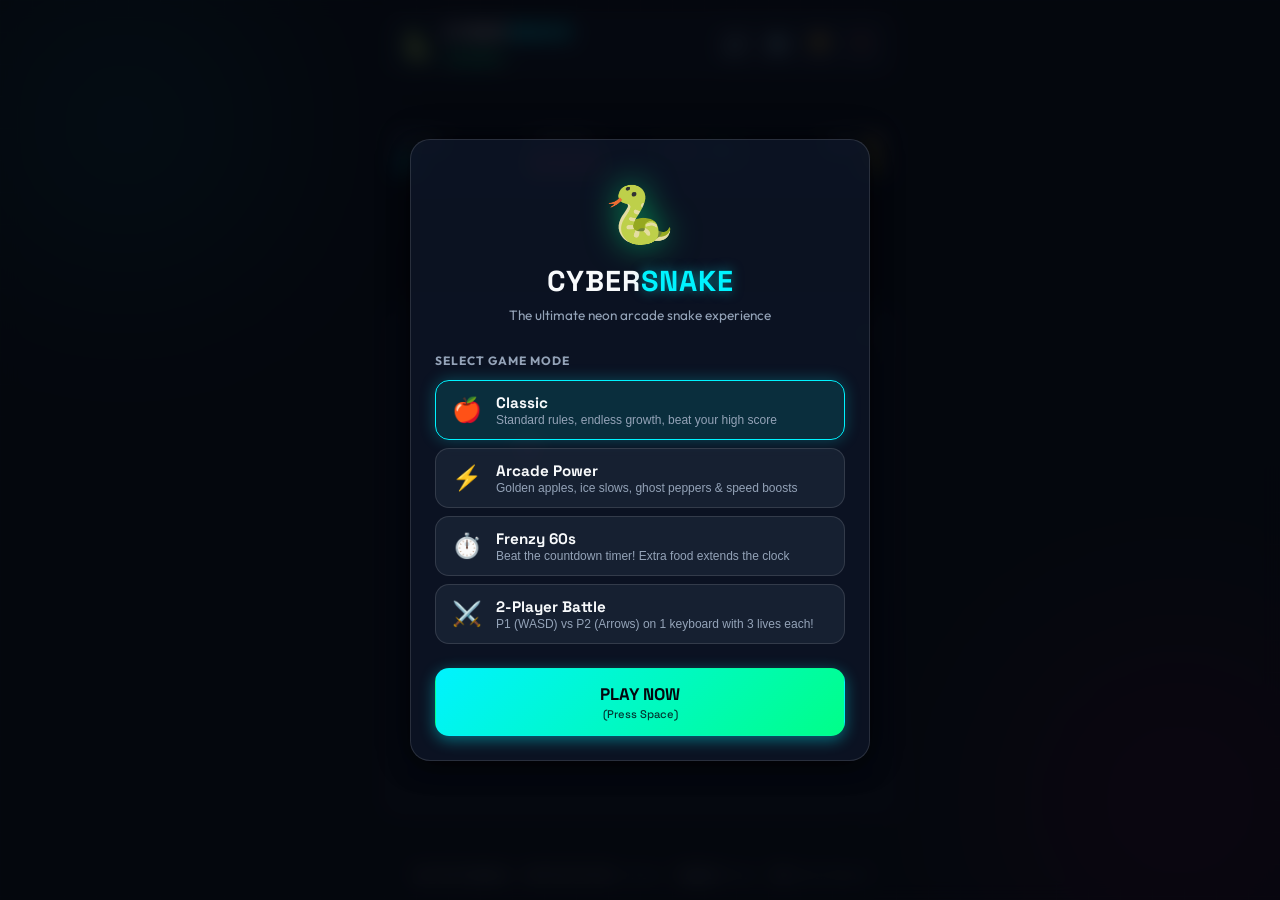
<file: index.html>
<!DOCTYPE html>
<html lang="en">
<head>
  <meta charset="UTF-8">
  <meta name="viewport" content="width=device-width, initial-scale=1.0, user-scalable=no, maximum-scale=1.0">
  <title>Cyber Snake | Next-Gen Arcade</title>
  <!-- Google Fonts: Outfit, Space Grotesk, Press Start 2P -->
  <link rel="preconnect" href="https://fonts.googleapis.com">
  <link rel="preconnect" href="https://fonts.gstatic.com" crossorigin>
  <link href="https://fonts.googleapis.com/css2?family=Outfit:wght@400;500;600;700;800&family=Press+Start+2P&family=Space+Grotesk:wght@500;700&display=swap" rel="stylesheet">
  <link rel="stylesheet" href="styles.css">
</head>
<body class="theme-neon">
  <!-- Background Glow & Grid Canvas Elements -->
  <div class="bg-effects">
    <div class="bg-gradient-orb orb-1"></div>
    <div class="bg-gradient-orb orb-2"></div>
    <div class="bg-grid-overlay"></div>
  </div>

  <div id="app" class="game-container">
    <!-- Top Header / Navigation Bar -->
    <header class="app-header glass-card">
      <div class="brand">
        <div class="brand-icon">🐍</div>
        <div class="brand-text">
          <h1>CYBER<span class="highlight">SNAKE</span></h1>
          <span class="game-mode-tag" id="current-mode-tag">CLASSIC</span>
        </div>
      </div>

      <!-- Quick Action Controls -->
      <div class="header-actions">
        <button id="btn-sound-toggle" class="icon-btn" title="Toggle Sound (M)" aria-label="Toggle Sound">
          <span class="icon" id="sound-icon">🔊</span>
        </button>
        <button id="btn-open-settings" class="icon-btn" title="Settings" aria-label="Settings">
          <span class="icon">⚙️</span>
        </button>
        <button id="btn-open-achievements" class="icon-btn" title="Achievements" aria-label="Achievements">
          <span class="icon">🏆</span>
        </button>
        <button id="btn-open-help" class="icon-btn" title="How to Play" aria-label="How to Play">
          <span class="icon">❓</span>
        </button>
      </div>
    </header>

    <!-- Game HUD: Score, High Score, Combo Meter -->
    <!-- Game HUD: Single Player Mode -->
    <section class="game-hud glass-card" id="single-player-hud">
      <div class="hud-item score-box">
        <span class="hud-label">SCORE</span>
        <span class="hud-value score-val" id="score-display">0</span>
      </div>

      <!-- Snake Revives / Lives Remaining -->
      <div class="hud-item lives-box" id="lives-container" title="Snake Revives Remaining">
        <span class="hud-label">REVIVES</span>
        <div class="lives-hearts" id="lives-hearts">
          <span class="heart active" data-index="1">❤️</span>
          <span class="heart active" data-index="2">❤️</span>
          <span class="heart active" data-index="3">❤️</span>
        </div>
      </div>

      <!-- Center Combo Multiplier -->
      <div class="hud-item combo-box" id="combo-container">
        <div class="combo-info">
          <span class="combo-label">COMBO</span>
          <span class="combo-multiplier" id="combo-multiplier">1.0x</span>
        </div>
        <div class="combo-meter-bar">
          <div class="combo-meter-fill" id="combo-meter-fill" style="width: 0%;"></div>
        </div>
      </div>

      <div class="hud-item highscore-box">
        <span class="hud-label">BEST <span class="crown">👑</span></span>
        <span class="hud-value highscore-val" id="highscore-display">0</span>
      </div>
    </section>

    <!-- Game HUD: 2-Player Multiplayer Mode -->
    <section class="game-hud glass-card multi-hud hidden" id="multiplayer-hud">
      <!-- Player 1 (Cyan/WASD) -->
      <div class="hud-player-box p1-hud">
        <div class="player-tag p1-tag">P1 (WASD)</div>
        <div class="p-score-row">
          <span class="p-score" id="p1-score-display">0</span>
          <div class="lives-hearts small" id="p1-lives-hearts">
            <span class="heart active">❤️</span>
            <span class="heart active">❤️</span>
            <span class="heart active">❤️</span>
          </div>
        </div>
      </div>

      <!-- VS Center Badge -->
      <div class="hud-vs-badge">VS</div>

      <!-- Player 2 (Magenta/Arrows) -->
      <div class="hud-player-box p2-hud">
        <div class="player-tag p2-tag">P2 (ARROWS)</div>
        <div class="p-score-row">
          <div class="lives-hearts small" id="p2-lives-hearts">
            <span class="heart active">❤️</span>
            <span class="heart active">❤️</span>
            <span class="heart active">❤️</span>
          </div>
          <span class="p-score" id="p2-score-display">0</span>
        </div>
      </div>
    </section>

    <!-- Active Power-up Status Pills Row -->
    <div class="powerup-status-bar" id="powerup-status-bar">
      <!-- Dynamically filled with active powerup pills -->
    </div>

    <!-- Main Game Board Canvas Container -->
    <main class="canvas-wrapper glass-card" id="canvas-wrapper">
      <canvas id="game-canvas"></canvas>

      <!-- Overlay: Countdown / Ready -->
      <div id="countdown-overlay" class="overlay-screen hidden">
        <div class="countdown-number" id="countdown-text">3</div>
      </div>

      <!-- Floating In-game Pause Button for touch users -->
      <button id="btn-quick-pause" class="quick-pause-btn" aria-label="Pause Game">
        <span>⏸</span>
      </button>
    </main>

    <!-- Mobile Virtual Controls / D-Pad (Auto-hidden on desktop if disabled) -->
    <section class="touch-controls" id="touch-controls">
      <div class="dpad-container">
        <button class="dpad-btn dpad-up" id="dpad-up" aria-label="Up">▲</button>
        <div class="dpad-middle-row">
          <button class="dpad-btn dpad-left" id="dpad-left" aria-label="Left">◀</button>
          <div class="dpad-center"></div>
          <button class="dpad-btn dpad-right" id="dpad-right" aria-label="Right">▶</button>
        </div>
        <button class="dpad-btn dpad-down" id="dpad-down" aria-label="Down">▼</button>
      </div>
      <div class="touch-actions">
        <button class="touch-action-btn" id="touch-btn-pause">⏸ PAUSE</button>
        <button class="touch-action-btn" id="touch-btn-restart">🔄 RESTART</button>
      </div>
    </section>

    <!-- Bottom Keyboard Shortcut Hint -->
    <footer class="game-footer">
      <div class="keyboard-hints" id="keyboard-hints">
        <span><kbd>▲</kbd><kbd>▼</kbd><kbd>◀</kbd><kbd>▶</kbd> or <kbd>W</kbd><kbd>A</kbd><kbd>S</kbd><kbd>D</kbd> to Move</span>
        <span class="divider">•</span>
        <span><kbd>Space</kbd> Pause</span>
        <span class="divider">•</span>
        <span><kbd>R</kbd> Quick Restart</span>
      </div>
    </footer>
  </div>

  <!-- ==================== MODALS & OVERLAYS ==================== -->

  <!-- 1. Start / Mode Select Modal -->
  <div id="modal-start" class="modal-backdrop active">
    <div class="modal-card glass-modal">
      <div class="modal-hero">
        <div class="snake-mascot-glow">🐍</div>
        <h2 class="hero-title">CYBER<span class="highlight">SNAKE</span></h2>
        <p class="hero-subtitle">The ultimate neon arcade snake experience</p>
      </div>

      <div class="mode-selection-section">
        <h3>SELECT GAME MODE</h3>
        <div class="mode-grid">
          <button class="mode-card active" data-mode="classic">
            <div class="mode-icon">🍎</div>
            <div class="mode-details">
              <span class="mode-name">Classic</span>
              <span class="mode-desc">Standard rules, endless growth, beat your high score</span>
            </div>
          </button>

          <button class="mode-card" data-mode="arcade">
            <div class="mode-icon">⚡</div>
            <div class="mode-details">
              <span class="mode-name">Arcade Power</span>
              <span class="mode-desc">Golden apples, ice slows, ghost peppers & speed boosts</span>
            </div>
          </button>

          <button class="mode-card" data-mode="frenzy">
            <div class="mode-icon">⏱️</div>
            <div class="mode-details">
              <span class="mode-name">Frenzy 60s</span>
              <span class="mode-desc">Beat the countdown timer! Extra food extends the clock</span>
            </div>
          </button>

          <button class="mode-card" data-mode="multiplayer">
            <div class="mode-icon">⚔️</div>
            <div class="mode-details">
              <span class="mode-name">2-Player Battle</span>
              <span class="mode-desc">P1 (WASD) vs P2 (Arrows) on 1 keyboard with 3 lives each!</span>
            </div>
          </button>
        </div>
      </div>

      <div class="modal-actions">
        <button id="btn-start-game" class="btn btn-primary btn-large">
          <span>PLAY NOW</span>
          <span class="btn-subtext">(Press Space)</span>
        </button>
      </div>
    </div>
  </div>

  <!-- 2. Pause Modal -->
  <div id="modal-pause" class="modal-backdrop">
    <div class="modal-card glass-modal compact">
      <div class="modal-header">
        <h2>GAME PAUSED</h2>
      </div>
      <div class="modal-body-stats">
        <div class="stat-pill">
          <span class="stat-lbl">CURRENT SCORE</span>
          <span class="stat-val" id="pause-score">0</span>
        </div>
        <div class="stat-pill">
          <span class="stat-lbl">SNAKE LENGTH</span>
          <span class="stat-val" id="pause-length">3</span>
        </div>
      </div>
      <div class="modal-actions vertical">
        <button id="btn-resume-game" class="btn btn-primary">RESUME (Space)</button>
        <button id="btn-restart-game" class="btn btn-secondary">RESTART (R)</button>
        <button id="btn-pause-to-menu" class="btn btn-tertiary">MAIN MENU</button>
      </div>
    </div>
  </div>

  <!-- 3. Game Over Modal -->
  <div id="modal-gameover" class="modal-backdrop">
    <div class="modal-card glass-modal">
      <div class="gameover-banner" id="gameover-title-banner">
        <div class="skull-icon" id="gameover-icon">💥</div>
        <h2 id="gameover-heading">GAME OVER</h2>
        <div class="new-highscore-badge hidden" id="new-highscore-badge">
          🎉 NEW HIGH SCORE! 🎉
        </div>
      </div>

      <div class="score-showcase">
        <div class="final-score-box">
          <span class="showcase-label">FINAL SCORE</span>
          <span class="showcase-value" id="gameover-score">0</span>
        </div>
      </div>

      <div class="gameover-stats-grid">
        <div class="stat-card">
          <span class="stat-icon">🍎</span>
          <span class="stat-num" id="stat-apples">0</span>
          <span class="stat-name">Food Eaten</span>
        </div>
        <div class="stat-card">
          <span class="stat-icon">🔥</span>
          <span class="stat-num" id="stat-maxcombo">1.0x</span>
          <span class="stat-name">Max Combo</span>
        </div>
        <div class="stat-card">
          <span class="stat-icon">📏</span>
          <span class="stat-num" id="stat-length">3</span>
          <span class="stat-name">Peak Length</span>
        </div>
        <div class="stat-card">
          <span class="stat-icon">⏳</span>
          <span class="stat-num" id="stat-time">0:00</span>
          <span class="stat-name">Time Survived</span>
        </div>
      </div>

      <div class="modal-actions">
        <button id="btn-play-again" class="btn btn-primary btn-large">
          <span>PLAY AGAIN</span>
          <span class="btn-subtext">(Space or Enter)</span>
        </button>
        <button id="btn-gameover-menu" class="btn btn-secondary">MAIN MENU</button>
      </div>
    </div>
  </div>

  <!-- 4. Settings Modal -->
  <div id="modal-settings" class="modal-backdrop">
    <div class="modal-card glass-modal">
      <div class="modal-header with-close">
        <h2>SETTINGS</h2>
        <button class="close-modal-btn" data-close="modal-settings" aria-label="Close">✕</button>
      </div>

      <div class="settings-list">
        <!-- Visual Theme Selection -->
        <div class="setting-group">
          <label class="setting-label">VISUAL THEME</label>
          <div class="theme-options-grid">
            <button class="theme-btn active" data-theme="theme-neon">
              <span class="theme-swatch neon"></span>
              <span class="theme-name">Cyber Neon</span>
            </button>
            <button class="theme-btn" data-theme="theme-sunset">
              <span class="theme-swatch sunset"></span>
              <span class="theme-name">Sunset Glow</span>
            </button>
            <button class="theme-btn" data-theme="theme-emerald">
              <span class="theme-swatch emerald"></span>
              <span class="theme-name">Emerald Zen</span>
            </button>
            <button class="theme-btn" data-theme="theme-midnight">
              <span class="theme-swatch midnight"></span>
              <span class="theme-name">Midnight Dark</span>
            </button>
            <button class="theme-btn" data-theme="theme-retro">
              <span class="theme-swatch retro"></span>
              <span class="theme-name">8-Bit Retro</span>
            </button>
          </div>
        </div>

        <!-- Snake Speed Preset -->
        <div class="setting-group">
          <label class="setting-label">GAME SPEED</label>
          <div class="segmented-control">
            <button class="seg-btn" data-speed="casual">Casual</button>
            <button class="seg-btn active" data-speed="normal">Normal</button>
            <button class="seg-btn" data-speed="fast">Fast</button>
            <button class="seg-btn" data-speed="insane">Insane</button>
          </div>
        </div>

        <!-- Grid Size Preset -->
        <div class="setting-group">
          <label class="setting-label">GRID SIZE</label>
          <div class="segmented-control">
            <button class="grid-btn" data-grid="15">Compact (15x15)</button>
            <button class="grid-btn active" data-grid="20">Standard (20x20)</button>
            <button class="grid-btn" data-grid="25">Expansive (25x25)</button>
          </div>
        </div>

        <!-- Toggles: Walls, Sound, Particles, D-pad -->
        <div class="setting-toggles-grid">
          <div class="toggle-row">
            <div class="toggle-info">
              <span class="toggle-title">Wall Collisions</span>
              <span class="toggle-desc">Pass-through wrap walls when OFF</span>
            </div>
            <label class="switch">
              <input type="checkbox" id="toggle-walls" checked>
              <span class="slider"></span>
            </label>
          </div>

          <div class="toggle-row">
            <div class="toggle-info">
              <span class="toggle-title">Sound Effects</span>
              <span class="toggle-desc">Synthesized audio & feedback</span>
            </div>
            <label class="switch">
              <input type="checkbox" id="toggle-sound" checked>
              <span class="slider"></span>
            </label>
          </div>

          <div class="toggle-row">
            <div class="toggle-info">
              <span class="toggle-title">Particle Explosions</span>
              <span class="toggle-desc">Food burst & floating text juice</span>
            </div>
            <label class="switch">
              <input type="checkbox" id="toggle-particles" checked>
              <span class="slider"></span>
            </label>
          </div>

          <div class="toggle-row">
            <div class="toggle-info">
              <span class="toggle-title">Screen Shake</span>
              <span class="toggle-desc">Impact reaction on crash/combos</span>
            </div>
            <label class="switch">
              <input type="checkbox" id="toggle-shake" checked>
              <span class="slider"></span>
            </label>
          </div>

          <div class="toggle-row">
            <div class="toggle-info">
              <span class="toggle-title">On-Screen D-Pad</span>
              <span class="toggle-desc">Virtual touch buttons display</span>
            </div>
            <label class="switch">
              <input type="checkbox" id="toggle-dpad">
              <span class="slider"></span>
            </label>
          </div>
        </div>
      </div>

      <div class="modal-footer">
        <button class="btn btn-secondary" id="btn-reset-data">Reset High Scores</button>
        <button class="btn btn-primary" data-close="modal-settings">Done</button>
      </div>
    </div>
  </div>

  <!-- 5. Achievements Modal -->
  <div id="modal-achievements" class="modal-backdrop">
    <div class="modal-card glass-modal">
      <div class="modal-header with-close">
        <h2>ACHIEVEMENTS</h2>
        <button class="close-modal-btn" data-close="modal-achievements" aria-label="Close">✕</button>
      </div>

      <div class="achievements-summary">
        <span class="summary-text" id="achievements-unlocked-count">0 / 8 Unlocked</span>
        <div class="progress-bar-container">
          <div class="progress-bar-fill" id="achievements-progress-fill" style="width: 0%;"></div>
        </div>
      </div>

      <div class="achievements-list" id="achievements-list-container">
        <!-- Rendered dynamically by UI script -->
      </div>
    </div>
  </div>

  <!-- 6. How to Play / Guide Modal -->
  <div id="modal-help" class="modal-backdrop">
    <div class="modal-card glass-modal">
      <div class="modal-header with-close">
        <h2>HOW TO PLAY</h2>
        <button class="close-modal-btn" data-close="modal-help" aria-label="Close">✕</button>
      </div>

      <div class="guide-content">
        <div class="guide-section">
          <h3>🎮 CONTROLS</h3>
          <ul class="guide-list">
            <li><strong>Single Player:</strong> Use <kbd>Arrow Keys</kbd> or <kbd>W A S D</kbd> to steer.</li>
            <li><strong>2-Player Battle (1 Keyboard):</strong>
              <div style="margin: 4px 0 2px 10px;">
                <span style="color:#00f3ff">● <strong>Player 1 (Cyan Snake):</strong></span> <kbd>W</kbd> <kbd>A</kbd> <kbd>S</kbd> <kbd>D</kbd><br>
                <span style="color:#ff007f">● <strong>Player 2 (Magenta Snake):</strong></span> <kbd>▲</kbd> <kbd>▼</kbd> <kbd>◀</kbd> <kbd>▶</kbd> (Arrow Keys)
              </div>
            </li>
            <li><strong>Mobile:</strong> Swipe anywhere on screen or use the On-Screen D-Pad.</li>
            <li><strong>Shortcuts:</strong> <kbd>Space</kbd> to Pause/Resume, <kbd>R</kbd> for instant restart, <kbd>M</kbd> to Mute sound.</li>
          </ul>
        </div>

        <div class="guide-section">
          <h3>⚡ POWER-UPS (Arcade Mode)</h3>
          <div class="powerup-guide-grid">
            <div class="p-guide-item">
              <span class="p-icon">🍎</span>
              <div>
                <strong>Regular Apple</strong>
                <p>+10 Pts, grows snake length by 1.</p>
              </div>
            </div>
            <div class="p-guide-item">
              <span class="p-icon">⭐</span>
              <div>
                <strong>Golden Apple</strong>
                <p>+50 Pts, temporary double points & glow!</p>
              </div>
            </div>
            <div class="p-guide-item">
              <span class="p-icon">🧊</span>
              <div>
                <strong>Ice Berry</strong>
                <p>Slows game speed by 40% for precision turns.</p>
              </div>
            </div>
            <div class="p-guide-item">
              <span class="p-icon">🌶️</span>
              <div>
                <strong>Ghost Pepper</strong>
                <p>Allows passing through your own tail & walls!</p>
              </div>
            </div>
            <div class="p-guide-item">
              <span class="p-icon">💎</span>
              <div>
                <strong>Star Multiplier</strong>
                <p>Instantly maxes out combo multiplier for 8s.</p>
              </div>
            </div>
          </div>
        </div>

        <div class="guide-section">
          <h3>🔥 COMBO SYSTEM</h3>
          <p>Eat consecutive fruits quickly before the combo meter drains to build up to a <strong>4.0x score multiplier</strong>!</p>
        </div>
      </div>

      <div class="modal-footer">
        <button class="btn btn-primary" data-close="modal-help">Got it!</button>
      </div>
    </div>
  </div>

  <!-- Toast Notification Container for Achievements & Alerts -->
  <div id="toast-container" class="toast-container"></div>

  <!-- Game Scripts -->
  <script src="js/audio.js"></script>
  <script src="js/particles.js"></script>
  <script src="js/game.js"></script>
  <script src="js/ui.js"></script>
  <script src="js/main.js"></script>
</body>
</html>
</file>
<file: styles.css>
/* ==========================================================================
   CYBER SNAKE - MODERN DESIGN SYSTEM & STYLESHEET
   ========================================================================== */

/* -------------------- 1. CSS VARIABLES & THEMES -------------------- */
:root {
  /* Default: Cyber Neon Theme */
  --bg-primary: #080c14;
  --bg-secondary: #0f172a;
  --bg-glass: rgba(15, 23, 42, 0.75);
  --bg-glass-card: rgba(30, 41, 59, 0.65);
  --border-glass: rgba(255, 255, 255, 0.12);
  --border-focus: #00f3ff;
  
  --color-primary: #00f3ff;
  --color-primary-rgb: 0, 243, 255;
  --color-secondary: #ff007f;
  --color-accent: #00ff88;
  --color-accent-rgb: 0, 255, 136;
  --color-warning: #ffd000;
  --color-danger: #ff3366;
  
  --text-main: #f8fafc;
  --text-muted: #94a3b8;
  --text-dim: #64748b;
  
  /* Canvas Theme Colors */
  --canvas-bg: #0b1120;
  --canvas-grid: rgba(255, 255, 255, 0.04);
  --canvas-wall: #1e293b;
  --snake-head: #00ff88;
  --snake-body: #00f3ff;
  --snake-tail: #0284c7;
  --snake-glow: rgba(0, 255, 136, 0.5);
  --food-color: #ff3366;
  --food-glow: rgba(255, 51, 102, 0.6);

  /* Elevation & Shadows */
  --shadow-sm: 0 4px 6px -1px rgba(0, 0, 0, 0.3);
  --shadow-md: 0 10px 25px -5px rgba(0, 0, 0, 0.5);
  --shadow-glow: 0 0 25px rgba(var(--color-primary-rgb), 0.35);
  
  --radius-sm: 8px;
  --radius-md: 14px;
  --radius-lg: 20px;
  --radius-full: 9999px;

  --font-main: 'Outfit', -apple-system, BlinkMacSystemFont, sans-serif;
  --font-display: 'Space Grotesk', var(--font-main);
  --font-arcade: 'Press Start 2P', monospace;

  --transition-fast: 0.15s ease;
  --transition-normal: 0.25s cubic-bezier(0.4, 0, 0.2, 1);
  --transition-bounce: 0.4s cubic-bezier(0.34, 1.56, 0.64, 1);
}

/* Theme 2: Sunset Vaporwave */
body.theme-sunset {
  --bg-primary: #12072b;
  --bg-secondary: #220d48;
  --bg-glass: rgba(34, 13, 72, 0.8);
  --bg-glass-card: rgba(56, 21, 110, 0.6);
  --border-glass: rgba(255, 118, 68, 0.2);
  --border-focus: #ff7644;
  --color-primary: #ff7644;
  --color-primary-rgb: 255, 118, 68;
  --color-secondary: #f92672;
  --color-accent: #ffd166;
  --color-accent-rgb: 255, 209, 102;
  --canvas-bg: #1a0a3a;
  --canvas-grid: rgba(255, 118, 68, 0.05);
  --canvas-wall: #38156e;
  --snake-head: #ffd166;
  --snake-body: #ff7644;
  --snake-tail: #f92672;
  --snake-glow: rgba(255, 118, 68, 0.6);
  --food-color: #00f3ff;
  --food-glow: rgba(0, 243, 255, 0.6);
}

/* Theme 3: Emerald Zen */
body.theme-emerald {
  --bg-primary: #061814;
  --bg-secondary: #0c2b24;
  --bg-glass: rgba(12, 43, 36, 0.8);
  --bg-glass-card: rgba(18, 68, 56, 0.65);
  --border-glass: rgba(16, 185, 129, 0.2);
  --border-focus: #10b981;
  --color-primary: #10b981;
  --color-primary-rgb: 16, 185, 129;
  --color-secondary: #06b6d4;
  --color-accent: #a7f3d0;
  --color-accent-rgb: 167, 243, 208;
  --canvas-bg: #09201b;
  --canvas-grid: rgba(16, 185, 129, 0.06);
  --canvas-wall: #134e42;
  --snake-head: #34d399;
  --snake-body: #10b981;
  --snake-tail: #059669;
  --snake-glow: rgba(16, 185, 129, 0.6);
  --food-color: #fbbf24;
  --food-glow: rgba(251, 191, 36, 0.6);
}

/* Theme 4: Midnight Dark Obsidian */
body.theme-midnight {
  --bg-primary: #05070a;
  --bg-secondary: #0d1117;
  --bg-glass: rgba(13, 17, 23, 0.85);
  --bg-glass-card: rgba(22, 27, 34, 0.75);
  --border-glass: rgba(255, 255, 255, 0.1);
  --border-focus: #58a6ff;
  --color-primary: #58a6ff;
  --color-primary-rgb: 88, 166, 255;
  --color-secondary: #bc8cff;
  --color-accent: #7ee787;
  --color-accent-rgb: 126, 231, 135;
  --canvas-bg: #090d12;
  --canvas-grid: rgba(255, 255, 255, 0.03);
  --canvas-wall: #21262d;
  --snake-head: #7ee787;
  --snake-body: #58a6ff;
  --snake-tail: #1f6feb;
  --snake-glow: rgba(88, 166, 255, 0.5);
  --food-color: #ff7b72;
  --food-glow: rgba(255, 123, 114, 0.6);
}

/* Theme 5: 8-Bit Retro Game Boy */
body.theme-retro {
  --bg-primary: #8bac0f;
  --bg-secondary: #9bbc0f;
  --bg-glass: #9bbc0f;
  --bg-glass-card: #8bac0f;
  --border-glass: #306230;
  --border-focus: #0f380f;
  --color-primary: #0f380f;
  --color-primary-rgb: 15, 56, 15;
  --color-secondary: #306230;
  --color-accent: #0f380f;
  --color-accent-rgb: 15, 56, 15;
  --text-main: #0f380f;
  --text-muted: #306230;
  --text-dim: #306230;
  --canvas-bg: #9bbc0f;
  --canvas-grid: rgba(48, 98, 48, 0.15);
  --canvas-wall: #306230;
  --snake-head: #0f380f;
  --snake-body: #306230;
  --snake-tail: #306230;
  --snake-glow: transparent;
  --food-color: #0f380f;
  --food-glow: transparent;
  font-family: var(--font-arcade);
}

/* -------------------- 2. GLOBAL RESET & BASE -------------------- */
* {
  margin: 0;
  padding: 0;
  box-sizing: border-box;
  user-select: none;
  -webkit-user-select: none;
  -webkit-tap-highlight-color: transparent;
}

html, body {
  width: 100%;
  height: 100%;
  overflow: hidden;
  background-color: var(--bg-primary);
  color: var(--text-main);
  font-family: var(--font-main);
  line-height: 1.5;
  transition: background-color var(--transition-normal), color var(--transition-normal);
}

/* Background Animated Gradient Orbs */
.bg-effects {
  position: fixed;
  inset: 0;
  pointer-events: none;
  overflow: hidden;
  z-index: 0;
}

.bg-gradient-orb {
  position: absolute;
  border-radius: 50%;
  filter: blur(90px);
  opacity: 0.25;
  animation: floatOrb 12s infinite alternate ease-in-out;
}

.orb-1 {
  width: 450px;
  height: 450px;
  background: radial-gradient(circle, var(--color-primary), transparent 70%);
  top: -100px;
  left: -100px;
}

.orb-2 {
  width: 500px;
  height: 500px;
  background: radial-gradient(circle, var(--color-secondary), transparent 70%);
  bottom: -150px;
  right: -150px;
  animation-duration: 16s;
  animation-delay: -5s;
}

.bg-grid-overlay {
  position: absolute;
  inset: 0;
  background-size: 32px 32px;
  background-image: 
    linear-gradient(to right, rgba(255, 255, 255, 0.02) 1px, transparent 1px),
    linear-gradient(to bottom, rgba(255, 255, 255, 0.02) 1px, transparent 1px);
}

@keyframes floatOrb {
  0% { transform: translate(0, 0) scale(1); }
  100% { transform: translate(60px, 40px) scale(1.15); }
}

/* -------------------- 3. LAYOUT & CONTAINER -------------------- */
.game-container {
  position: relative;
  z-index: 1;
  max-width: 540px;
  height: 100%;
  margin: 0 auto;
  padding: 12px 16px;
  display: flex;
  flex-direction: column;
  justify-content: space-between;
  gap: 10px;
}

/* Glassmorphism Card Utility */
.glass-card {
  background: var(--bg-glass);
  backdrop-filter: blur(16px);
  -webkit-backdrop-filter: blur(16px);
  border: 1px solid var(--border-glass);
  border-radius: var(--radius-md);
  box-shadow: var(--shadow-sm);
  transition: all var(--transition-normal);
}

/* -------------------- 4. HEADER & ACTIONS -------------------- */
.app-header {
  padding: 8px 14px;
  display: flex;
  align-items: center;
  justify-content: space-between;
}

.brand {
  display: flex;
  align-items: center;
  gap: 10px;
}

.brand-icon {
  font-size: 1.6rem;
  filter: drop-shadow(0 0 8px var(--snake-glow));
}

.brand-text h1 {
  font-family: var(--font-display);
  font-size: 1.25rem;
  font-weight: 800;
  letter-spacing: 0.5px;
  line-height: 1.1;
}

.highlight {
  color: var(--color-primary);
  text-shadow: 0 0 12px rgba(var(--color-primary-rgb), 0.5);
}

.game-mode-tag {
  display: inline-block;
  font-size: 0.65rem;
  font-weight: 700;
  letter-spacing: 1px;
  color: var(--color-accent);
  background: rgba(var(--color-accent-rgb), 0.12);
  padding: 2px 6px;
  border-radius: var(--radius-sm);
  border: 1px solid rgba(var(--color-accent-rgb), 0.3);
}

.header-actions {
  display: flex;
  gap: 6px;
}

.icon-btn {
  background: var(--bg-glass-card);
  border: 1px solid var(--border-glass);
  color: var(--text-main);
  width: 36px;
  height: 36px;
  border-radius: var(--radius-sm);
  display: flex;
  align-items: center;
  justify-content: center;
  font-size: 1.05rem;
  cursor: pointer;
  transition: all var(--transition-fast);
}

.icon-btn:hover {
  background: rgba(255, 255, 255, 0.12);
  border-color: var(--color-primary);
  transform: translateY(-1px);
  box-shadow: 0 0 10px rgba(var(--color-primary-rgb), 0.3);
}

.icon-btn:active {
  transform: translateY(1px) scale(0.96);
}

/* -------------------- 5. GAME HUD & COMBO -------------------- */
.game-hud {
  padding: 8px 12px;
  display: grid;
  grid-template-columns: 0.9fr 0.9fr 1.2fr 0.9fr;
  align-items: center;
  gap: 6px;
}

.hud-item {
  display: flex;
  flex-direction: column;
}

.score-box {
  align-items: flex-start;
}

.lives-box {
  align-items: center;
}

.lives-hearts {
  display: flex;
  gap: 3px;
  margin-top: 2px;
}

.heart {
  font-size: 1.05rem;
  transition: transform var(--transition-bounce), filter var(--transition-fast), opacity var(--transition-fast);
  filter: drop-shadow(0 0 6px rgba(255, 51, 102, 0.6));
  display: inline-block;
}

.heart.lost {
  opacity: 0.25;
  filter: grayscale(1);
  transform: scale(0.85);
}

.heart.pop {
  animation: heartBreak 0.4s cubic-bezier(0.175, 0.885, 0.32, 1.275);
}

@keyframes heartBreak {
  0% { transform: scale(1.4); }
  50% { transform: scale(0.7) rotate(15deg); }
  100% { transform: scale(0.85); }
}

.highscore-box {
  align-items: flex-end;
}

.hud-label {
  font-size: 0.7rem;
  font-weight: 700;
  color: var(--text-muted);
  letter-spacing: 0.8px;
  display: flex;
  align-items: center;
  gap: 3px;
}

.crown {
  font-size: 0.75rem;
}

.hud-value {
  font-family: var(--font-display);
  font-size: 1.45rem;
  font-weight: 800;
  line-height: 1.1;
  color: var(--text-main);
}

.score-val {
  color: var(--color-primary);
  text-shadow: 0 0 10px rgba(var(--color-primary-rgb), 0.35);
}

.highscore-val {
  color: var(--color-warning);
}

/* Center Combo Meter */
.combo-box {
  align-items: center;
  padding: 0 4px;
}

.combo-info {
  display: flex;
  align-items: center;
  gap: 6px;
  margin-bottom: 3px;
}

.combo-label {
  font-size: 0.65rem;
  font-weight: 800;
  color: var(--text-dim);
  letter-spacing: 1px;
}

.combo-multiplier {
  font-family: var(--font-display);
  font-size: 0.85rem;
  font-weight: 800;
  color: var(--color-accent);
  transition: transform var(--transition-bounce), color var(--transition-fast);
}

.combo-multiplier.pop {
  transform: scale(1.35);
  color: #ff3366;
}

.combo-meter-bar {
  width: 100%;
  height: 6px;
  background: rgba(0, 0, 0, 0.4);
  border-radius: var(--radius-full);
  overflow: hidden;
  border: 1px solid var(--border-glass);
}

.combo-meter-fill {
  height: 100%;
  background: linear-gradient(90deg, var(--color-primary), var(--color-accent), var(--color-danger));
  border-radius: var(--radius-full);
  transition: width 0.08s linear;
}

/* -------------------- 5B. MULTIPLAYER 2-PLAYER HUD -------------------- */
.game-hud.hidden {
  display: none !important;
}

.game-hud.multi-hud {
  grid-template-columns: 1fr auto 1fr;
  padding: 6px 12px;
}

.hud-player-box {
  display: flex;
  flex-direction: column;
  gap: 2px;
}

.hud-player-box.p1-hud {
  align-items: flex-start;
}

.hud-player-box.p2-hud {
  align-items: flex-end;
}

.player-tag {
  font-family: var(--font-display);
  font-size: 0.68rem;
  font-weight: 800;
  padding: 2px 8px;
  border-radius: var(--radius-sm);
  letter-spacing: 0.5px;
}

.p1-tag {
  color: #00f3ff;
  background: rgba(0, 243, 255, 0.15);
  border: 1px solid rgba(0, 243, 255, 0.4);
  box-shadow: 0 0 8px rgba(0, 243, 255, 0.25);
}

.p2-tag {
  color: #ff007f;
  background: rgba(255, 0, 127, 0.15);
  border: 1px solid rgba(255, 0, 127, 0.4);
  box-shadow: 0 0 8px rgba(255, 0, 127, 0.25);
}

.p-score-row {
  display: flex;
  align-items: center;
  gap: 8px;
}

.p-score {
  font-family: var(--font-display);
  font-size: 1.35rem;
  font-weight: 800;
}

.p1-hud .p-score {
  color: #00f3ff;
  text-shadow: 0 0 8px rgba(0, 243, 255, 0.35);
}

.p2-hud .p-score {
  color: #ff007f;
  text-shadow: 0 0 8px rgba(255, 0, 127, 0.35);
}

.lives-hearts.small .heart {
  font-size: 0.85rem;
}

.hud-vs-badge {
  font-family: var(--font-display);
  font-size: 0.95rem;
  font-weight: 900;
  color: var(--color-warning);
  background: rgba(255, 208, 0, 0.15);
  border: 1px solid rgba(255, 208, 0, 0.4);
  padding: 3px 10px;
  border-radius: var(--radius-full);
  text-shadow: 0 0 8px rgba(255, 208, 0, 0.6);
  letter-spacing: 1px;
}

/* -------------------- 6. POWER-UP STATUS BAR -------------------- */
.powerup-status-bar {
  display: flex;
  justify-content: center;
  gap: 8px;
  min-height: 28px;
  flex-wrap: wrap;
}

.powerup-pill {
  display: flex;
  align-items: center;
  gap: 6px;
  background: var(--bg-glass-card);
  border: 1px solid var(--color-primary);
  border-radius: var(--radius-full);
  padding: 2px 10px;
  font-size: 0.75rem;
  font-weight: 700;
  color: var(--text-main);
  box-shadow: 0 0 10px rgba(var(--color-primary-rgb), 0.3);
  animation: slideInDown 0.3s ease-out;
}

.powerup-pill.expiring {
  animation: pulseExpire 0.5s infinite alternate;
  border-color: var(--color-danger);
}

.powerup-pill .p-timer {
  color: var(--color-warning);
  font-family: var(--font-display);
}

@keyframes slideInDown {
  from { opacity: 0; transform: translateY(-8px) scale(0.9); }
  to { opacity: 1; transform: translateY(0) scale(1); }
}

@keyframes pulseExpire {
  0% { opacity: 1; }
  100% { opacity: 0.4; }
}

/* -------------------- 7. CANVAS & SCREEN CONTAINER -------------------- */
.canvas-wrapper {
  position: relative;
  width: 100%;
  aspect-ratio: 1 / 1;
  display: flex;
  align-items: center;
  justify-content: center;
  overflow: hidden;
  padding: 4px;
  background: var(--canvas-bg);
  border: 2px solid var(--border-glass);
}

.canvas-wrapper.screen-shake {
  animation: shakeCanvas 0.35s cubic-bezier(.36,.07,.19,.97) both;
}

@keyframes shakeCanvas {
  10%, 90% { transform: translate3d(-2px, 0, 0); }
  20%, 80% { transform: translate3d(3px, -2px, 0); }
  30%, 50%, 70% { transform: translate3d(-4px, 3px, 0); }
  40%, 60% { transform: translate3d(4px, -1px, 0); }
}

#game-canvas {
  width: 100%;
  height: 100%;
  border-radius: calc(var(--radius-md) - 4px);
  image-rendering: pixelated;
  image-rendering: -moz-crisp-edges;
  image-rendering: crisp-edges;
  display: block;
}

/* Quick Floating Pause Button */
.quick-pause-btn {
  position: absolute;
  top: 10px;
  right: 10px;
  width: 32px;
  height: 32px;
  border-radius: var(--radius-sm);
  background: rgba(15, 23, 42, 0.6);
  border: 1px solid var(--border-glass);
  color: var(--text-muted);
  display: flex;
  align-items: center;
  justify-content: center;
  cursor: pointer;
  opacity: 0.6;
  transition: all var(--transition-fast);
}

.quick-pause-btn:hover {
  opacity: 1;
  color: var(--text-main);
  background: rgba(15, 23, 42, 0.85);
}

/* Countdown Overlay */
.overlay-screen {
  position: absolute;
  inset: 0;
  background: rgba(8, 12, 20, 0.7);
  backdrop-filter: blur(4px);
  display: flex;
  align-items: center;
  justify-content: center;
  z-index: 10;
  transition: opacity var(--transition-fast);
}

.overlay-screen.hidden {
  opacity: 0;
  pointer-events: none;
}

.countdown-number {
  font-family: var(--font-display);
  font-size: 5rem;
  font-weight: 800;
  color: var(--color-primary);
  text-shadow: 0 0 25px rgba(var(--color-primary-rgb), 0.8);
  animation: countdownZoom 0.9s ease-out infinite;
}

@keyframes countdownZoom {
  0% { transform: scale(0.6); opacity: 0; }
  40% { transform: scale(1.15); opacity: 1; }
  100% { transform: scale(1); opacity: 0.8; }
}

/* -------------------- 8. TOUCH CONTROLS & DPAD -------------------- */
.touch-controls {
  display: none; /* Shown via JS or media query when touch is active */
  flex-direction: column;
  align-items: center;
  gap: 10px;
  padding: 4px 0;
}

.touch-controls.active {
  display: flex;
}

.dpad-container {
  display: flex;
  flex-direction: column;
  align-items: center;
  gap: 4px;
}

.dpad-middle-row {
  display: flex;
  align-items: center;
  gap: 4px;
}

.dpad-center {
  width: 50px;
  height: 50px;
  background: rgba(255, 255, 255, 0.04);
  border-radius: var(--radius-sm);
}

.dpad-btn {
  width: 54px;
  height: 54px;
  background: var(--bg-glass-card);
  border: 1px solid var(--border-glass);
  color: var(--text-main);
  font-size: 1.25rem;
  font-weight: 700;
  border-radius: var(--radius-md);
  display: flex;
  align-items: center;
  justify-content: center;
  cursor: pointer;
  box-shadow: var(--shadow-sm);
  transition: all var(--transition-fast);
  touch-action: manipulation;
}

.dpad-btn:active, .dpad-btn.pressed {
  background: var(--color-primary);
  color: #000;
  transform: scale(0.92);
  box-shadow: 0 0 15px rgba(var(--color-primary-rgb), 0.6);
}

.touch-actions {
  display: flex;
  gap: 12px;
  width: 100%;
  justify-content: center;
}

.touch-action-btn {
  background: var(--bg-glass-card);
  border: 1px solid var(--border-glass);
  color: var(--text-muted);
  font-size: 0.75rem;
  font-weight: 700;
  padding: 6px 14px;
  border-radius: var(--radius-full);
  cursor: pointer;
}

.touch-action-btn:active {
  color: var(--text-main);
  border-color: var(--color-primary);
}

/* -------------------- 9. FOOTER & KEYBOARD HINTS -------------------- */
.game-footer {
  text-align: center;
  padding: 4px 0;
}

.keyboard-hints {
  font-size: 0.75rem;
  color: var(--text-dim);
  display: flex;
  align-items: center;
  justify-content: center;
  gap: 6px;
  flex-wrap: wrap;
}

.keyboard-hints kbd {
  background: rgba(255, 255, 255, 0.08);
  border: 1px solid var(--border-glass);
  border-radius: 4px;
  padding: 1px 6px;
  font-size: 0.7rem;
  font-family: inherit;
  color: var(--text-muted);
  box-shadow: 0 1px 2px rgba(0, 0, 0, 0.4);
}

.divider {
  color: var(--text-dim);
}

/* -------------------- 10. MODALS & DIALOGS -------------------- */
.modal-backdrop {
  position: fixed;
  inset: 0;
  z-index: 100;
  background: rgba(4, 7, 13, 0.82);
  backdrop-filter: blur(10px);
  -webkit-backdrop-filter: blur(10px);
  display: flex;
  align-items: center;
  justify-content: center;
  padding: 16px;
  opacity: 0;
  pointer-events: none;
  transition: opacity var(--transition-normal);
}

.modal-backdrop.active {
  opacity: 1;
  pointer-events: auto;
}

.glass-modal {
  width: 100%;
  max-width: 460px;
  background: var(--bg-glass);
  border: 1px solid var(--border-glass);
  border-radius: var(--radius-lg);
  box-shadow: var(--shadow-md), 0 0 30px rgba(0, 0, 0, 0.5);
  padding: 24px;
  display: flex;
  flex-direction: column;
  gap: 18px;
  transform: translateY(15px) scale(0.96);
  transition: transform var(--transition-bounce), opacity var(--transition-normal);
  max-height: 90vh;
  overflow-y: auto;
}

.modal-backdrop.active .glass-modal {
  transform: translateY(0) scale(1);
}

.glass-modal.compact {
  max-width: 360px;
  padding: 20px;
}

.modal-header {
  display: flex;
  align-items: center;
  justify-content: space-between;
}

.modal-header h2 {
  font-family: var(--font-display);
  font-size: 1.35rem;
  font-weight: 800;
  letter-spacing: 0.5px;
  color: var(--text-main);
}

.close-modal-btn {
  background: transparent;
  border: none;
  color: var(--text-dim);
  font-size: 1.25rem;
  cursor: pointer;
  padding: 4px;
  transition: color var(--transition-fast);
}

.close-modal-btn:hover {
  color: var(--text-main);
}

/* Modal Hero */
.modal-hero {
  text-align: center;
  padding: 8px 0;
}

.snake-mascot-glow {
  font-size: 3.5rem;
  margin-bottom: 4px;
  filter: drop-shadow(0 0 16px var(--snake-glow));
  animation: pulseMascot 2.5s infinite alternate ease-in-out;
}

@keyframes pulseMascot {
  0% { transform: scale(1); }
  100% { transform: scale(1.1) rotate(4deg); }
}

.hero-title {
  font-family: var(--font-display);
  font-size: 1.8rem;
  font-weight: 800;
  letter-spacing: 1px;
}

.hero-subtitle {
  font-size: 0.85rem;
  color: var(--text-muted);
  margin-top: 2px;
}

/* Mode Selection Cards */
.mode-selection-section h3 {
  font-size: 0.75rem;
  font-weight: 700;
  color: var(--text-muted);
  letter-spacing: 1px;
  margin-bottom: 10px;
}

.mode-grid {
  display: flex;
  flex-direction: column;
  gap: 8px;
}

.mode-card {
  display: flex;
  align-items: center;
  gap: 14px;
  background: var(--bg-glass-card);
  border: 1px solid var(--border-glass);
  border-radius: var(--radius-md);
  padding: 12px 16px;
  cursor: pointer;
  text-align: left;
  color: var(--text-main);
  transition: all var(--transition-normal);
}

.mode-card:hover {
  background: rgba(255, 255, 255, 0.08);
  border-color: rgba(var(--color-primary-rgb), 0.5);
  transform: translateX(4px);
}

.mode-card.active {
  background: rgba(var(--color-primary-rgb), 0.12);
  border-color: var(--color-primary);
  box-shadow: 0 0 15px rgba(var(--color-primary-rgb), 0.25);
}

.mode-icon {
  font-size: 1.5rem;
}

.mode-details {
  display: flex;
  flex-direction: column;
}

.mode-name {
  font-family: var(--font-display);
  font-weight: 700;
  font-size: 0.95rem;
}

.mode-desc {
  font-size: 0.75rem;
  color: var(--text-muted);
  margin-top: 1px;
}

/* Buttons */
.modal-actions {
  display: flex;
  gap: 10px;
  margin-top: 6px;
}

.modal-actions.vertical {
  flex-direction: column;
}

.btn {
  flex: 1;
  padding: 12px 18px;
  border-radius: var(--radius-md);
  font-family: var(--font-display);
  font-weight: 700;
  font-size: 0.95rem;
  cursor: pointer;
  display: flex;
  flex-direction: column;
  align-items: center;
  justify-content: center;
  gap: 2px;
  transition: all var(--transition-fast);
  border: 1px solid transparent;
}

.btn-primary {
  background: linear-gradient(135deg, var(--color-primary), var(--color-accent));
  color: #040810;
  box-shadow: 0 4px 15px rgba(var(--color-primary-rgb), 0.4);
}

.btn-primary:hover {
  transform: translateY(-2px);
  box-shadow: 0 6px 20px rgba(var(--color-primary-rgb), 0.6);
}

.btn-primary:active {
  transform: translateY(1px);
}

.btn-secondary {
  background: var(--bg-glass-card);
  border-color: var(--border-glass);
  color: var(--text-main);
}

.btn-secondary:hover {
  background: rgba(255, 255, 255, 0.12);
  border-color: var(--color-primary);
}

.btn-tertiary {
  background: transparent;
  color: var(--text-dim);
}

.btn-tertiary:hover {
  color: var(--text-main);
}

.btn-large {
  padding: 14px 20px;
  font-size: 1.05rem;
}

.btn-subtext {
  font-size: 0.7rem;
  font-weight: 500;
  opacity: 0.8;
}

/* -------------------- 11. GAME OVER BANNER & STATS -------------------- */
.gameover-banner {
  text-align: center;
}

.skull-icon {
  font-size: 2.8rem;
  margin-bottom: 4px;
}

.gameover-banner h2 {
  font-family: var(--font-display);
  font-size: 1.6rem;
  font-weight: 800;
  color: var(--color-danger);
  letter-spacing: 1px;
}

.new-highscore-badge {
  display: inline-block;
  margin-top: 6px;
  background: linear-gradient(90deg, #ffcc00, #ff8800);
  color: #000;
  font-weight: 800;
  font-size: 0.8rem;
  padding: 4px 12px;
  border-radius: var(--radius-full);
  box-shadow: 0 0 16px rgba(255, 204, 0, 0.6);
  animation: bounceBadge 0.6s infinite alternate ease-in-out;
}

.new-highscore-badge.hidden {
  display: none;
}

@keyframes bounceBadge {
  0% { transform: scale(0.95); }
  100% { transform: scale(1.05); }
}

.final-score-box {
  background: var(--bg-glass-card);
  border: 1px solid var(--border-glass);
  border-radius: var(--radius-md);
  padding: 12px;
  text-align: center;
  margin: 4px 0;
}

.showcase-label {
  font-size: 0.75rem;
  font-weight: 700;
  color: var(--text-muted);
  letter-spacing: 1px;
}

.showcase-value {
  font-family: var(--font-display);
  font-size: 2.2rem;
  font-weight: 800;
  color: var(--color-primary);
  display: block;
}

.gameover-stats-grid {
  display: grid;
  grid-template-columns: repeat(2, 1fr);
  gap: 10px;
}

.stat-card {
  background: var(--bg-glass-card);
  border: 1px solid var(--border-glass);
  border-radius: var(--radius-md);
  padding: 10px;
  display: flex;
  flex-direction: column;
  align-items: center;
  text-align: center;
}

.stat-icon {
  font-size: 1.2rem;
  margin-bottom: 2px;
}

.stat-num {
  font-family: var(--font-display);
  font-size: 1.15rem;
  font-weight: 800;
  color: var(--text-main);
}

.stat-name {
  font-size: 0.7rem;
  color: var(--text-dim);
  font-weight: 600;
}

.modal-body-stats {
  display: flex;
  gap: 10px;
  margin-bottom: 10px;
}

.stat-pill {
  flex: 1;
  background: var(--bg-glass-card);
  border: 1px solid var(--border-glass);
  border-radius: var(--radius-md);
  padding: 8px 12px;
  display: flex;
  flex-direction: column;
  align-items: center;
}

.stat-lbl {
  font-size: 0.65rem;
  color: var(--text-dim);
  font-weight: 700;
}

.stat-val {
  font-family: var(--font-display);
  font-size: 1.15rem;
  font-weight: 800;
  color: var(--color-primary);
}

/* -------------------- 12. SETTINGS CONTROLS -------------------- */
.settings-list {
  display: flex;
  flex-direction: column;
  gap: 16px;
}

.setting-group {
  display: flex;
  flex-direction: column;
  gap: 8px;
}

.setting-label {
  font-size: 0.75rem;
  font-weight: 700;
  color: var(--text-muted);
  letter-spacing: 0.8px;
}

/* Theme Pickers */
.theme-options-grid {
  display: grid;
  grid-template-columns: repeat(auto-fit, minmax(80px, 1fr));
  gap: 6px;
}

.theme-btn {
  background: var(--bg-glass-card);
  border: 1px solid var(--border-glass);
  border-radius: var(--radius-sm);
  padding: 8px 4px;
  display: flex;
  flex-direction: column;
  align-items: center;
  gap: 6px;
  cursor: pointer;
  color: var(--text-main);
  transition: all var(--transition-fast);
}

.theme-btn:hover {
  border-color: var(--color-primary);
}

.theme-btn.active {
  border-color: var(--color-primary);
  background: rgba(var(--color-primary-rgb), 0.15);
  box-shadow: 0 0 10px rgba(var(--color-primary-rgb), 0.3);
}

.theme-swatch {
  width: 20px;
  height: 20px;
  border-radius: 50%;
  border: 2px solid rgba(255, 255, 255, 0.4);
}

.theme-swatch.neon { background: linear-gradient(135deg, #00f3ff, #00ff88); }
.theme-swatch.sunset { background: linear-gradient(135deg, #ff7644, #f92672); }
.theme-swatch.emerald { background: linear-gradient(135deg, #10b981, #fbbf24); }
.theme-swatch.midnight { background: linear-gradient(135deg, #58a6ff, #bc8cff); }
.theme-swatch.retro { background: #306230; }

.theme-name {
  font-size: 0.65rem;
  font-weight: 600;
}

/* Segmented Buttons */
.segmented-control {
  display: flex;
  background: var(--bg-glass-card);
  border: 1px solid var(--border-glass);
  border-radius: var(--radius-md);
  padding: 3px;
  gap: 4px;
}

.seg-btn, .grid-btn {
  flex: 1;
  background: transparent;
  border: none;
  border-radius: calc(var(--radius-md) - 3px);
  padding: 8px 4px;
  font-size: 0.75rem;
  font-weight: 600;
  color: var(--text-muted);
  cursor: pointer;
  transition: all var(--transition-fast);
}

.seg-btn:hover, .grid-btn:hover {
  color: var(--text-main);
}

.seg-btn.active, .grid-btn.active {
  background: var(--color-primary);
  color: #040810;
  font-weight: 700;
  box-shadow: 0 2px 8px rgba(var(--color-primary-rgb), 0.35);
}

/* Toggles Grid */
.setting-toggles-grid {
  display: flex;
  flex-direction: column;
  gap: 10px;
}

.toggle-row {
  display: flex;
  align-items: center;
  justify-content: space-between;
  background: var(--bg-glass-card);
  border: 1px solid var(--border-glass);
  border-radius: var(--radius-md);
  padding: 10px 14px;
}

.toggle-info {
  display: flex;
  flex-direction: column;
}

.toggle-title {
  font-size: 0.85rem;
  font-weight: 700;
  color: var(--text-main);
}

.toggle-desc {
  font-size: 0.7rem;
  color: var(--text-dim);
}

/* Switch Styles */
.switch {
  position: relative;
  display: inline-block;
  width: 44px;
  height: 24px;
}

.switch input {
  opacity: 0;
  width: 0;
  height: 0;
}

.slider {
  position: absolute;
  cursor: pointer;
  inset: 0;
  background-color: rgba(255, 255, 255, 0.15);
  border-radius: var(--radius-full);
  transition: var(--transition-fast);
}

.slider:before {
  position: absolute;
  content: "";
  height: 18px;
  width: 18px;
  left: 3px;
  bottom: 3px;
  background-color: white;
  border-radius: 50%;
  transition: var(--transition-bounce);
}

input:checked + .slider {
  background-color: var(--color-primary);
}

input:checked + .slider:before {
  transform: translateX(20px);
  background-color: #040810;
}

.modal-footer {
  display: flex;
  justify-content: space-between;
  gap: 10px;
  margin-top: 6px;
}

/* -------------------- 13. ACHIEVEMENTS & HELP -------------------- */
.achievements-summary {
  display: flex;
  flex-direction: column;
  gap: 6px;
}

.summary-text {
  font-size: 0.8rem;
  font-weight: 700;
  color: var(--text-muted);
}

.progress-bar-container {
  width: 100%;
  height: 8px;
  background: rgba(0, 0, 0, 0.4);
  border-radius: var(--radius-full);
  overflow: hidden;
  border: 1px solid var(--border-glass);
}

.progress-bar-fill {
  height: 100%;
  background: linear-gradient(90deg, var(--color-primary), var(--color-accent));
  border-radius: var(--radius-full);
  transition: width var(--transition-normal);
}

.achievements-list {
  display: flex;
  flex-direction: column;
  gap: 8px;
  max-height: 280px;
  overflow-y: auto;
  padding-right: 4px;
}

.achievement-card {
  display: flex;
  align-items: center;
  gap: 12px;
  background: var(--bg-glass-card);
  border: 1px solid var(--border-glass);
  border-radius: var(--radius-md);
  padding: 10px 14px;
  opacity: 0.55;
  transition: all var(--transition-normal);
}

.achievement-card.unlocked {
  opacity: 1;
  border-color: rgba(var(--color-accent-rgb), 0.4);
  background: rgba(var(--color-accent-rgb), 0.08);
}

.ach-icon {
  font-size: 1.5rem;
}

.ach-details {
  display: flex;
  flex-direction: column;
}

.ach-title {
  font-family: var(--font-display);
  font-size: 0.85rem;
  font-weight: 700;
}

.ach-desc {
  font-size: 0.72rem;
  color: var(--text-muted);
}

/* Guide Content */
.guide-content {
  display: flex;
  flex-direction: column;
  gap: 16px;
}

.guide-section h3 {
  font-size: 0.85rem;
  font-weight: 700;
  color: var(--color-primary);
  margin-bottom: 8px;
}

.guide-list {
  list-style: none;
  display: flex;
  flex-direction: column;
  gap: 6px;
  font-size: 0.8rem;
}

.powerup-guide-grid {
  display: flex;
  flex-direction: column;
  gap: 8px;
}

.p-guide-item {
  display: flex;
  align-items: center;
  gap: 10px;
  background: var(--bg-glass-card);
  border-radius: var(--radius-sm);
  padding: 8px 10px;
  font-size: 0.75rem;
}

.p-guide-item strong {
  color: var(--text-main);
  display: block;
}

.p-guide-item p {
  color: var(--text-muted);
}

.p-icon {
  font-size: 1.3rem;
}

/* -------------------- 14. TOAST NOTIFICATIONS -------------------- */
.toast-container {
  position: fixed;
  top: 20px;
  left: 50%;
  transform: translateX(-50%);
  z-index: 1000;
  display: flex;
  flex-direction: column;
  gap: 8px;
  pointer-events: none;
  width: 90%;
  max-width: 380px;
}

.toast {
  background: var(--bg-glass);
  backdrop-filter: blur(16px);
  -webkit-backdrop-filter: blur(16px);
  border: 1px solid var(--color-accent);
  border-radius: var(--radius-md);
  padding: 10px 16px;
  display: flex;
  align-items: center;
  gap: 12px;
  box-shadow: var(--shadow-md), 0 0 20px rgba(var(--color-accent-rgb), 0.3);
  animation: toastIn 0.35s cubic-bezier(0.175, 0.885, 0.32, 1.275) forwards;
}

.toast.removing {
  animation: toastOut 0.3s forwards ease-in;
}

.toast-icon {
  font-size: 1.5rem;
}

.toast-content {
  display: flex;
  flex-direction: column;
}

.toast-title {
  font-family: var(--font-display);
  font-size: 0.85rem;
  font-weight: 800;
  color: var(--color-accent);
}

.toast-desc {
  font-size: 0.75rem;
  color: var(--text-main);
}

@keyframes toastIn {
  from { opacity: 0; transform: translateY(-20px) scale(0.9); }
  to { opacity: 1; transform: translateY(0) scale(1); }
}

@keyframes toastOut {
  to { opacity: 0; transform: translateY(-20px) scale(0.85); }
}

/* -------------------- 15. RESPONSIVE MEDIA QUERIES -------------------- */
@media (max-width: 480px) {
  .game-container {
    padding: 8px 10px;
    gap: 6px;
  }

  .brand-text h1 {
    font-size: 1.1rem;
  }

  .hud-value {
    font-size: 1.25rem;
  }

  .dpad-btn {
    width: 48px;
    height: 48px;
  }

  .keyboard-hints {
    display: none;
  }
}

@media (hover: none) and (pointer: coarse) {
  /* On touch-primary devices, show the touch d-pad by default unless toggled off */
  .touch-controls {
    display: flex;
  }
}
</file>
